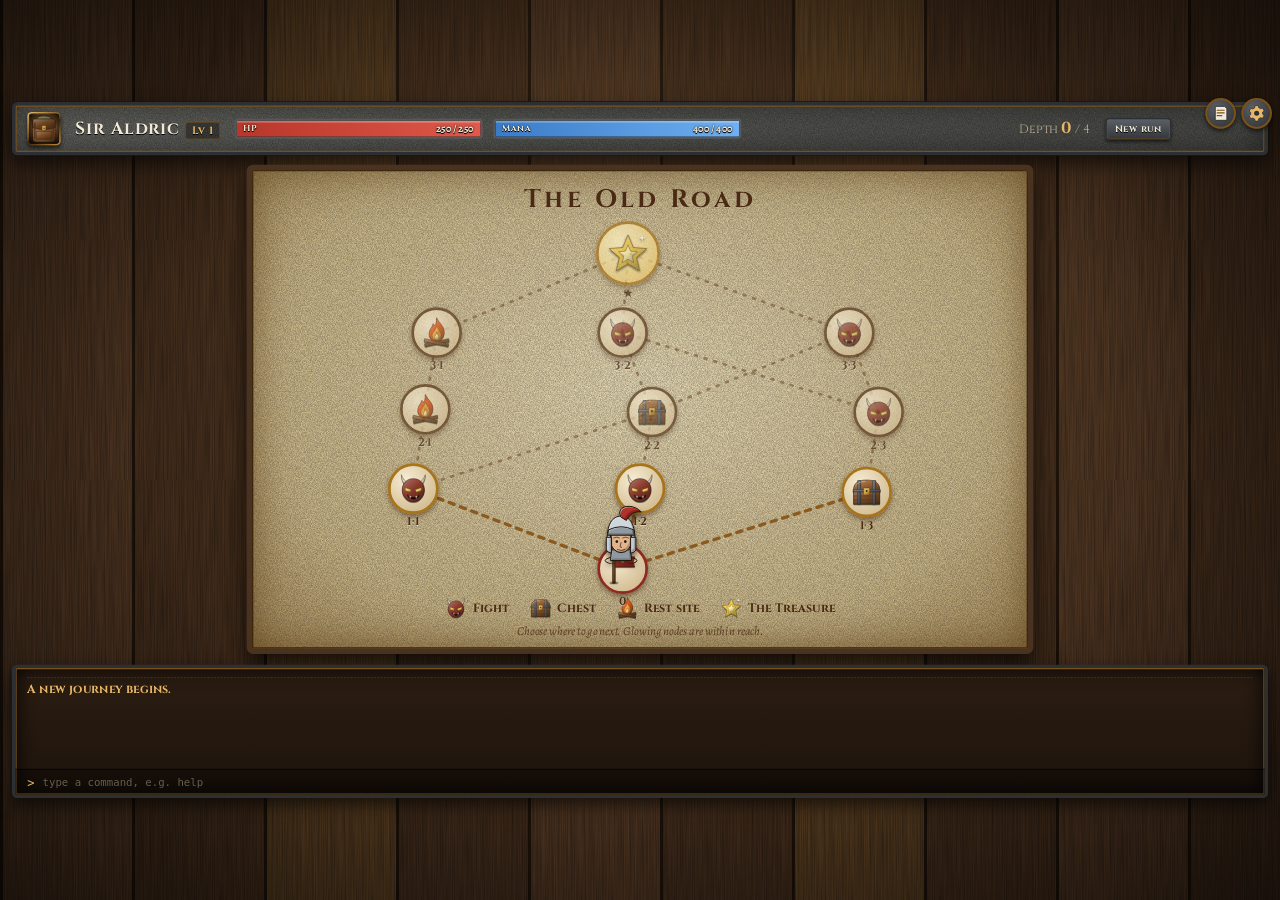
<file: index.html>
<!doctype html>
<html lang="en">
<head>
  <meta charset="utf-8">
  <meta name="viewport" content="width=device-width, initial-scale=1">
  <title>Menu Fight</title>
  <link rel="stylesheet" href="assets/fonts.css">
  <link rel="stylesheet" href="style.css">
</head>
<body>
  <div id="root">
    <main id="app">
      <div id="views">
        <header id="topbar" hidden></header>
        <section class="view" id="battle-view" hidden>
          <section class="panel" id="player-panel" aria-label="Player">
            <header class="nameplate"><div class="corner" id="p-corner"></div><h2 id="p-name"></h2><span class="lv" id="p-lv"></span></header>
            <div class="stage"><div class="backdrop" id="p-bd"></div><div class="sprite" id="p-sprite"></div><div class="floats" id="p-floats"></div></div>
            <div class="bars">
              <div class="row hp-row"><div class="block-badge" id="p-block"></div><div class="bar hp"><div class="fill" id="p-hp-fill"></div><span class="bar-label"><b>HP</b> <span id="p-hp-txt"></span></span></div></div>
              <div class="row"><div class="block-badge"></div><div class="bar mana"><div class="fill" id="p-mana-fill"></div><span class="bar-label"><b>Mana</b> <span id="p-mana-txt"></span></span></div></div>
              <div class="row"><div class="block-badge"></div><div class="bar stamina"><div class="fill" id="p-stam-fill"></div><span class="bar-label"><b>Stamina</b> <span id="p-stam-txt"></span></span></div></div>
            </div>
            <div class="statuses" id="p-status"></div>
            <div class="bottom actionbar">
              <div class="bar-toggle" id="bar-toggle"></div>
              <div class="bar-viewport" id="bar-viewport"><div class="bar-page current"></div></div>
              <button class="btn primary end-turn" id="end-turn" type="button"></button>
            </div>
          </section>

          <section class="panel" id="enemy-panel" aria-label="Opponent">
            <header class="nameplate"><div class="corner info-wrap" id="e-corner"><div class="info-pop" id="info-pop" hidden></div></div><h2 id="e-name"></h2><span class="lv" id="e-lv"></span></header>
            <div class="stage"><div class="backdrop" id="e-bd"></div><div class="sprite" id="e-sprite"></div><div class="stun-stars" aria-hidden="true"><span>✦</span><span>✧</span><span>✦</span></div><div class="floats" id="e-floats"></div></div>
            <div class="bars">
              <div class="row hp-row"><div class="block-badge" id="e-block"></div><div class="bar hp"><div class="fill" id="e-hp-fill"></div><span class="bar-label"><b>HP</b> <span id="e-hp-txt"></span></span></div></div>
            </div>
            <div class="statuses" id="e-status"></div>
            <div class="bottom intent-box" id="intent"></div>
          </section>
          <div id="banner" hidden><div class="banner-card"><h1 id="banner-title"></h1><p id="banner-sub"></p><div id="banner-reward"></div><button class="btn big" id="banner-btn" type="button"></button></div></div>
        </section>
        <section class="view" id="map-view" hidden></section>
        <section class="view" id="chest-view" hidden></section>
        <section class="view" id="rest-view" hidden></section>
        <section class="view" id="end-view" hidden></section>
      </div>

      <section id="logbox" aria-label="Combat log">
        <div id="log" aria-live="polite"></div>
        <form id="cli" autocomplete="off"><span class="prompt">&gt;</span><input id="cli-input" type="text" spellcheck="false" placeholder="type a command, e.g. help"></form>
      </section>
    </main>

    <div id="hud">
      <button class="hud-btn" id="log-btn" type="button" title="Combat log mode (L)"></button>
      <button class="hud-btn" id="settings-btn" type="button" title="Settings (O)"></button>
    </div>
    <div id="vignette" aria-hidden="true"></div>
    <div id="toast" aria-live="polite"></div>
    <div id="tooltip" role="tooltip" hidden></div>
    <div id="modal" hidden><div class="modal-card" id="modal-card"></div></div>
  </div>

  <script src="js/data.js"></script>
  <script src="js/engine.js"></script>
  <script src="js/icons.js"></script>
  <script src="js/art.js"></script>
  <script src="js/settings.js"></script>
  <script src="js/audio.js"></script>
  <script src="js/run.js"></script>
  <script src="js/ui.js"></script>
  <script src="js/fx.js"></script>
  <script src="js/views.js"></script>
  <script src="js/cli.js"></script>
  <script>apply(); resumeOrStart();</script>
</body>
</html>
</file>
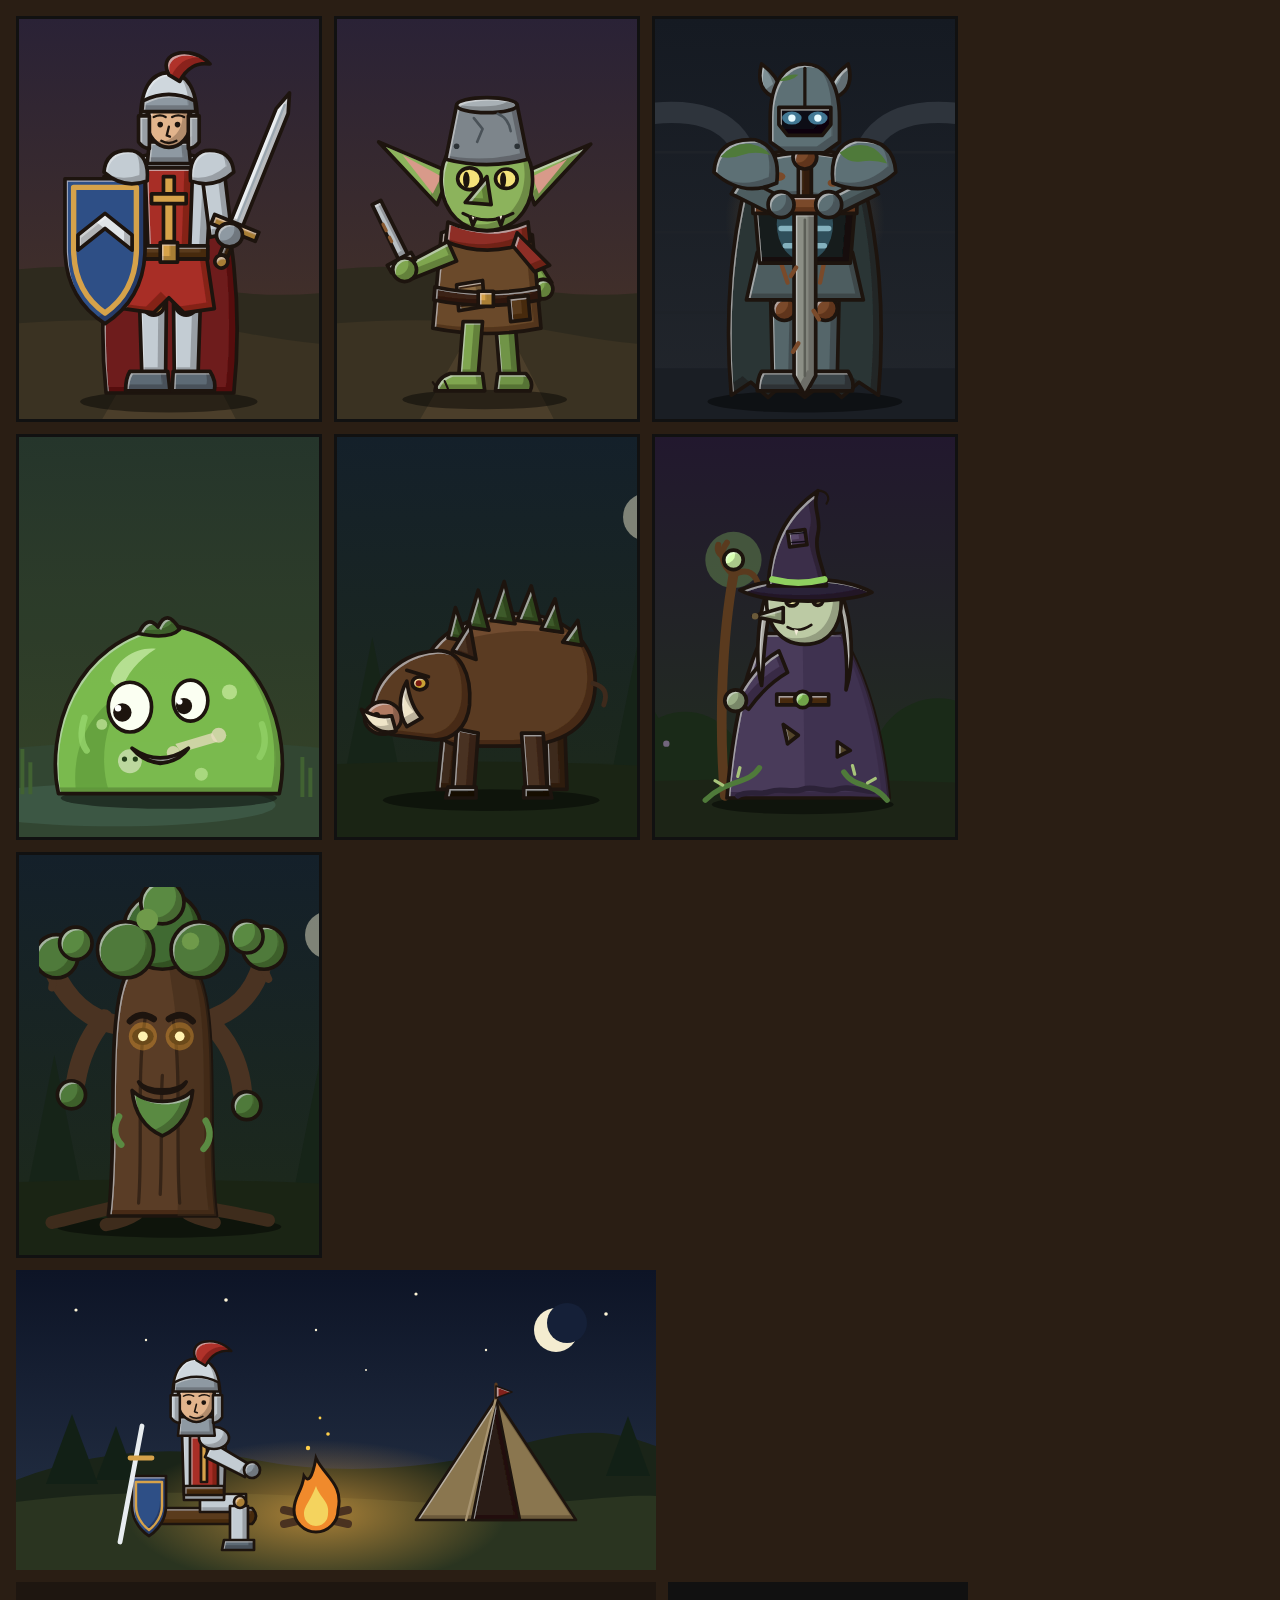
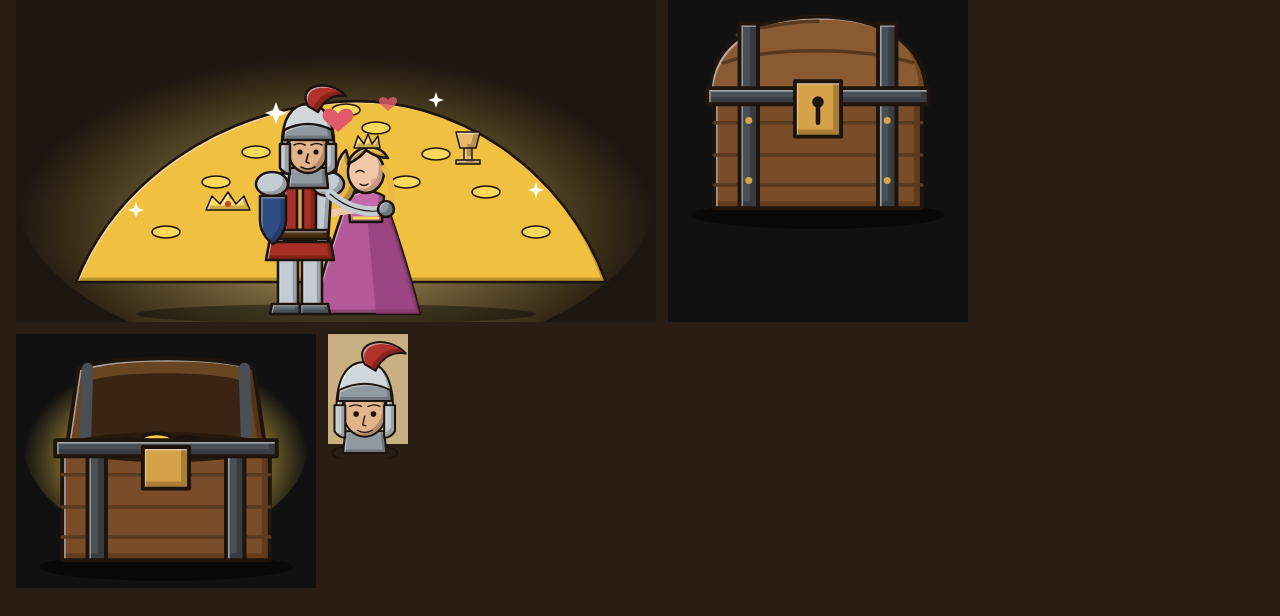
<file: samples/art-gallery.html>
<!doctype html>
<html lang="en"><head><meta charset="utf-8"><title>Art Gallery</title>
<style>body{margin:0;padding:16px;background:#2a1e14;color:#f2ead8;font:13px Georgia,serif}
.row{display:flex;gap:12px;flex-wrap:wrap;margin-bottom:12px}.st{position:relative;width:300px;height:400px;border:3px solid #111;overflow:hidden;background:#1a1815}
.st .bd{position:absolute;inset:0}.st .bd svg{width:100%;height:100%}.st .sp{position:absolute;inset:0;display:flex;justify-content:center;align-items:flex-end}.st .sp svg{height:92%}
.sc{width:640px;background:#111}.sc svg{width:100%;display:block}.tok{width:80px;height:110px;background:#c9b083}</style></head>
<body><div class="row" id="chars"></div><div class="row" id="scenes"></div>
<script src="../js/art.js"></script><script>
const bio = { knight: 'road', goblin: 'road', warden: 'crypt', slime: 'bog', boar: 'forest', witch: 'hedge', treant: 'forest' };
for (const n of Object.keys(CHARACTERS)) document.getElementById('chars').insertAdjacentHTML('beforeend', `<div class="st"><div class="bd">${BACKDROPS[bio[n]]}</div><div class="sp">${spriteSVG(n)}</div></div>`);
const sc = document.getElementById('scenes');
sc.insertAdjacentHTML('beforeend', `<div class="sc">${SCENES.rest()}</div><div class="sc">${SCENES.victory()}</div><div class="sc" style="width:300px">${SCENES.chestClosed()}</div><div class="sc" style="width:300px">${SCENES.chestOpen()}</div><div class="tok">${knightTokenSVG()}</div>`);
</script></body></html>
</file>
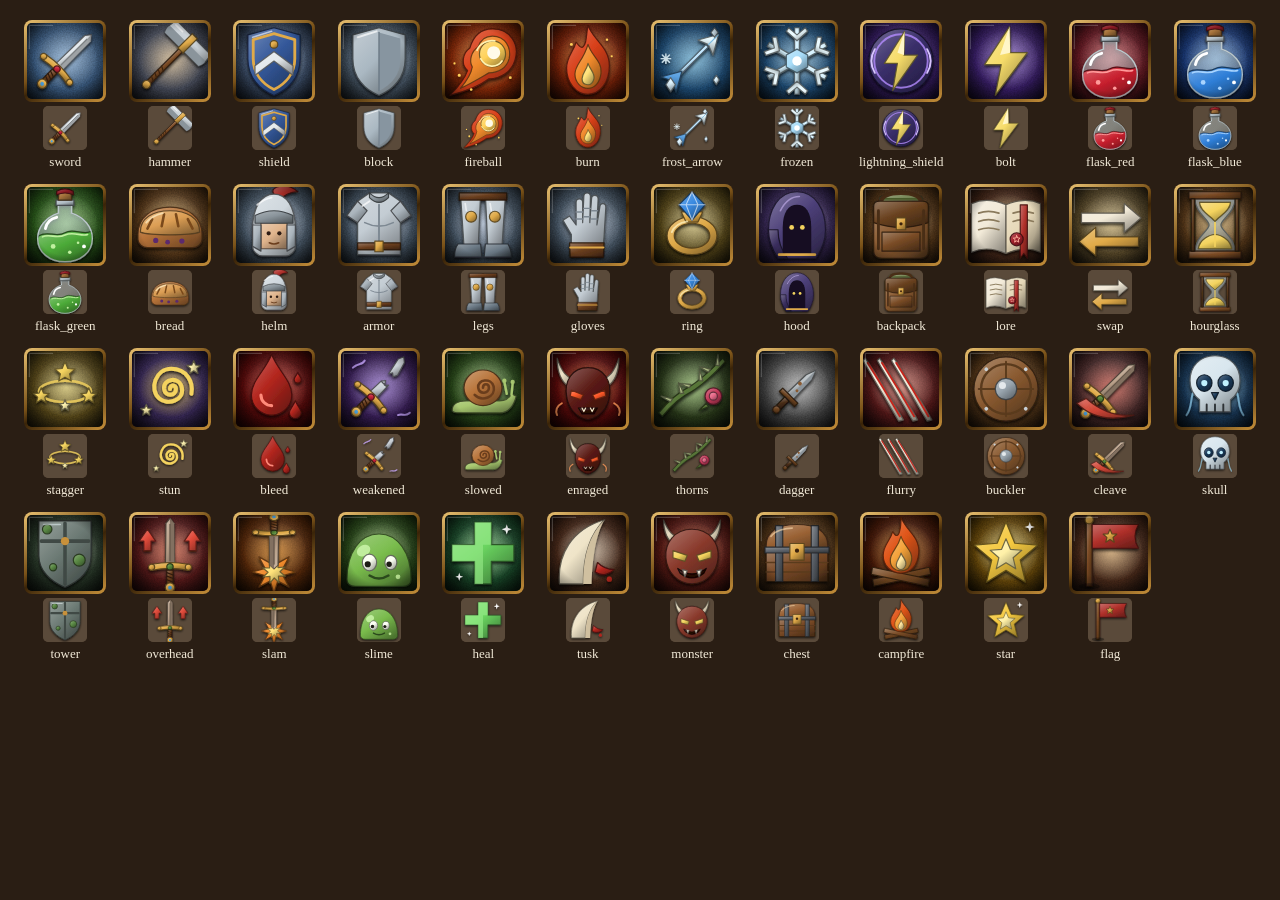
<file: samples/icon-gallery.html>
<!doctype html>
<html lang="en"><head><meta charset="utf-8"><title>Icon Gallery</title>
<style>body{margin:0;padding:20px;background:#2a1e14;color:#f2ead8;font:13px Georgia,serif}
#g{display:grid;grid-template-columns:repeat(12,1fr);gap:14px}.c{display:flex;flex-direction:column;align-items:center;gap:4px}
.fr{width:76px;height:76px;padding:3px;border-radius:8px;background:linear-gradient(145deg,#e8c070,#7a5218 45%,#3a2408 55%,#c8913a)}
.fr svg,.bare svg{width:100%;height:100%;display:block;border-radius:5px}.bare{width:44px;height:44px;background:#5a4a3a;border-radius:6px}</style></head>
<body><div id="g"></div><script src="../js/icons.js"></script><script>
for (const n of Object.keys(ICON_DEFS)) document.getElementById('g').insertAdjacentHTML('beforeend', `<div class="c"><div class="fr">${iconSVG(n)}</div><div class="bare">${iconSVG(n,'',{bare:true})}</div>${n}</div>`);
</script></body></html>
</file>
<file: assets/fonts.css>
/* Cinzel (headings) and Alegreya (body), Google Fonts, SIL Open Font License. Bundled for offline use. */
@font-face {
  font-family: 'Cinzel';
  font-style: normal;
  font-weight: 400;
  font-display: swap;
  src: url(fonts/Cinzel-400-normal.woff2) format('woff2');
  unicode-range: U+0000-00FF, U+0131, U+0152-0153, U+02BB-02BC, U+02C6, U+02DA, U+02DC, U+0304, U+0308, U+0329, U+2000-206F, U+20AC, U+2122, U+2191, U+2193, U+2212, U+2215, U+FEFF, U+FFFD;
}
@font-face {
  font-family: 'Cinzel';
  font-style: normal;
  font-weight: 700;
  font-display: swap;
  src: url(fonts/Cinzel-700-normal.woff2) format('woff2');
  unicode-range: U+0000-00FF, U+0131, U+0152-0153, U+02BB-02BC, U+02C6, U+02DA, U+02DC, U+0304, U+0308, U+0329, U+2000-206F, U+20AC, U+2122, U+2191, U+2193, U+2212, U+2215, U+FEFF, U+FFFD;
}
@font-face {
  font-family: 'Alegreya';
  font-style: italic;
  font-weight: 400;
  font-display: swap;
  src: url(fonts/Alegreya-400-italic.woff2) format('woff2');
  unicode-range: U+0000-00FF, U+0131, U+0152-0153, U+02BB-02BC, U+02C6, U+02DA, U+02DC, U+0304, U+0308, U+0329, U+2000-206F, U+20AC, U+2122, U+2191, U+2193, U+2212, U+2215, U+FEFF, U+FFFD;
}
@font-face {
  font-family: 'Alegreya';
  font-style: normal;
  font-weight: 400;
  font-display: swap;
  src: url(fonts/Alegreya-400-normal.woff2) format('woff2');
  unicode-range: U+0000-00FF, U+0131, U+0152-0153, U+02BB-02BC, U+02C6, U+02DA, U+02DC, U+0304, U+0308, U+0329, U+2000-206F, U+20AC, U+2122, U+2191, U+2193, U+2212, U+2215, U+FEFF, U+FFFD;
}
@font-face {
  font-family: 'Alegreya';
  font-style: normal;
  font-weight: 700;
  font-display: swap;
  src: url(fonts/Alegreya-700-normal.woff2) format('woff2');
  unicode-range: U+0000-00FF, U+0131, U+0152-0153, U+02BB-02BC, U+02C6, U+02DA, U+02DC, U+0304, U+0308, U+0329, U+2000-206F, U+20AC, U+2122, U+2191, U+2193, U+2212, U+2215, U+FEFF, U+FFFD;
}
</file>
<file: style.css>
/* Menu Fight: cozy medieval UI on a 1920x1080 design canvas (scaled to fit by settings.js).
   Themes swap the --page-* / --panel-* tokens; everything else reads those tokens. */
:root {
  --iron-a: #55595e; --iron-b: #2c2f33; --iron-edge: #16181a;
  --bronze: #c8913a; --bronze-hi: #e8b768; --bronze-lo: #7a5218;
  --parch: #f2ead8; --parch-dim: #bdb196; --ink: #1c140c;
  --hp: #b8362a; --hp-hi: #e0594a; --mana: #3a7bc8; --mana-hi: #6fb0f2; --stam: #b8962a; --stam-hi: #e6c75a;
  --font-head: Cinzel, "Trajan Pro", Georgia, serif;
  --font-body: Alegreya, "Palatino Linotype", Georgia, serif;
  --grain: url("data:image/svg+xml;utf8,<svg xmlns='http://www.w3.org/2000/svg' width='240' height='240'><filter id='n'><feTurbulence type='fractalNoise' baseFrequency='0.9 0.012' numOctaves='3' seed='4'/><feColorMatrix values='0 0 0 0 0  0 0 0 0 0  0 0 0 0 0  0 0 0 .55 -.12'/></filter><rect width='100%' height='100%' filter='url(%23n)'/></svg>");
  --speckle: url("data:image/svg+xml;utf8,<svg xmlns='http://www.w3.org/2000/svg' width='160' height='160'><filter id='n'><feTurbulence type='fractalNoise' baseFrequency='0.8' numOctaves='2' seed='9'/><feColorMatrix values='0 0 0 0 0  0 0 0 0 0  0 0 0 0 0  0 0 0 .5 -.1'/></filter><rect width='100%' height='100%' filter='url(%23n)'/></svg>");

  /* layout tokens (design px) */
  --gap: 16px; --log-h: 200px;
  --h-name: 64px; --h-bars: 134px; --h-status: 62px; --h-bottom: 108px;
  --tile: 76px;

  /* theme tokens: Dark Oak (default) */
  --page-bg:
    radial-gradient(ellipse at 50% 40%, rgba(255, 190, 110, .13), transparent 62%),
    radial-gradient(ellipse at 50% 50%, transparent 55%, rgba(0, 0, 0, .55) 100%),
    var(--grain),
    repeating-linear-gradient(90deg, #1d1209 0 3px, transparent 3px 132px),
    repeating-linear-gradient(90deg, #4a3220 0 132px, #3f2a1a 132px 264px, #52391f 264px 396px, #3f2a1a 396px 528px);
  --panel-bg: var(--speckle), linear-gradient(160deg, #6a6b66, #4d4e4a);
  --panel-frame: var(--iron-b); --panel-trim: var(--bronze-lo);
  --well-bg: rgba(0, 0, 0, .24);
  --stage-bg: linear-gradient(#262420, #1a1815);
  --log-bg: linear-gradient(#2b1d12, #1e140c);
  --map-frame: #4a3220;
  --card-bg: var(--panel-bg);
}
html[data-theme="birch"] {
  --page-bg: radial-gradient(ellipse at 50% 40%, rgba(255, 245, 210, .25), transparent 65%), radial-gradient(ellipse at 50% 50%, transparent 60%, rgba(60, 40, 10, .35) 100%), var(--tex-birch);
  --panel-bg: linear-gradient(160deg, rgba(255, 255, 255, .08), rgba(0, 0, 0, .18)), var(--tex-cobble);
  --panel-frame: #3a3a37; --panel-trim: #8a7a5a;
  --well-bg: rgba(20, 20, 18, .45);
  --log-bg: linear-gradient(rgba(30, 30, 28, .55), rgba(20, 20, 18, .7)), var(--tex-cobble-dark);
  --card-bg: linear-gradient(160deg, rgba(40, 40, 38, .82), rgba(22, 22, 20, .9)), var(--tex-cobble-dark);
  --map-frame: #8a7a5a;
}
html[data-theme="castle"] {
  --page-bg: radial-gradient(ellipse at 12% 30%, rgba(255, 170, 70, .28), transparent 22%), radial-gradient(ellipse at 88% 30%, rgba(255, 170, 70, .28), transparent 22%),
    linear-gradient(90deg, transparent 4%, #6a1a1e 4%, #8a2228 6.5%, #6a1a1e 9%, transparent 9%, transparent 91%, #6a1a1e 91%, #8a2228 93.5%, #6a1a1e 96%, transparent 96%),
    radial-gradient(ellipse at 50% 50%, transparent 50%, rgba(0, 0, 0, .6) 100%), var(--tex-ashlar);
  --panel-bg: var(--grain), linear-gradient(160deg, #4a3020, #2e1c12);
  --panel-frame: #1a0f08; --panel-trim: #b08a3a;
  --stage-bg: linear-gradient(#1c1a20, #121016);
  --log-bg: var(--grain), linear-gradient(#2a1a10, #180e08);
}
html[data-theme="night"] {
  --page-bg: radial-gradient(1.5px 1.5px at 10% 20%, #fff 50%, transparent 51%), radial-gradient(1px 1px at 30% 70%, #fff 50%, transparent 51%), radial-gradient(1.5px 1.5px at 70% 15%, #fff 50%, transparent 51%),
    radial-gradient(1px 1px at 85% 55%, #fff 50%, transparent 51%), radial-gradient(1px 1px at 55% 40%, #ffe 50%, transparent 51%), radial-gradient(1.5px 1.5px at 20% 90%, #fff 50%, transparent 51%),
    radial-gradient(ellipse at 50% 110%, rgba(255, 140, 50, .35), transparent 45%), linear-gradient(#0a1020, #16203a 60%, #1e1a24);
  --page-bg-size: 400px 300px;
  --panel-bg: var(--grain), linear-gradient(160deg, #4a3428, #2a1c16);
  --panel-frame: #120c08; --panel-trim: #c8913a;
  --stage-bg: linear-gradient(#141a28, #0e1018);
  --log-bg: linear-gradient(rgba(16, 20, 34, .92), rgba(10, 12, 22, .95));
  --map-frame: #2a1c16;
}

* { box-sizing: border-box; }
html, body { height: 100%; margin: 0; }
body { font-family: var(--font-body); font-size: 18px; color: var(--parch); overflow: hidden; background: var(--page-bg); background-size: var(--page-bg-size, auto); background-color: #1a120a; }
button, input { font-family: inherit; }

/* ---- the scaled canvas ---- */
#root { position: absolute; left: 0; top: 0; width: 1920px; height: 1080px; transform-origin: 0 0; }
#app { position: absolute; inset: 0; padding: 18px; gap: var(--gap); display: grid; grid-template-columns: minmax(0, 1fr); grid-template-rows: minmax(0, 1fr) var(--log-h); }
#app.log-blend, #app.log-hidden { grid-template-rows: minmax(0, 1fr); }
#views { position: relative; min-height: 0; display: flex; flex-direction: column; gap: 14px; }
.view { position: relative; flex: 1; min-height: 0; }
#views > [hidden] { display: none !important; }
#battle-view { display: grid; grid-template-columns: 1fr 1fr; gap: var(--gap); }

/* ---- panels: framed, riveted ---- */
.panel, #topbar, .scene-card, .banner-card, .modal-card, .info-pop, #tooltip {
  background: var(--panel-bg); border: 5px solid var(--panel-frame); border-radius: 8px;
  box-shadow: inset 0 0 0 2px var(--panel-trim), inset 0 0 50px rgba(0, 0, 0, .5), 0 12px 28px rgba(0, 0, 0, .6), 0 0 0 1px var(--iron-edge);
}
.panel { position: relative; min-height: 0; display: grid; gap: 10px; padding: 14px 20px 18px;
  grid-template-rows: var(--h-name) minmax(0, 1fr) var(--h-bars) var(--h-status) var(--h-bottom); }
.panel::before, .panel::after { content: ""; position: absolute; top: 7px; width: 11px; height: 11px; border-radius: 50%;
  background: radial-gradient(circle at 35% 30%, var(--bronze-hi), var(--bronze-lo)); box-shadow: 0 1px 2px #000; }
.panel::before { left: 7px; } .panel::after { right: 7px; }

h1, h2, h3, h4, .btn, .lv, .tip-name, .intent-name, .intent-label, .pop-title, .map-title, .slot-label, .bar-label b, .tb-name, .group-label, kbd { font-family: var(--font-head); }
.nameplate { position: relative; display: flex; align-items: center; justify-content: center; gap: 14px; padding: 0 64px; border-bottom: 2px solid rgba(0, 0, 0, .35); }
.nameplate h2 { margin: 0; font-size: 32px; font-weight: 700; letter-spacing: .05em; white-space: nowrap; overflow: hidden; text-overflow: ellipsis; text-shadow: 0 2px 0 #000, 0 0 14px rgba(200, 145, 58, .35); }
.lv { font-size: 16px; color: var(--bronze-hi); border: 1px solid var(--bronze-lo); border-radius: 4px; padding: 1px 8px; background: rgba(0, 0, 0, .35); white-space: nowrap; }
.corner { position: absolute; left: 0; top: 50%; transform: translateY(-50%); z-index: 25; }
.tile.corner-btn { width: 52px; height: 52px; }

/* ---- stage ---- */
.stage { position: relative; min-height: 120px; display: flex; justify-content: center; align-items: flex-end; overflow: hidden;
  background: var(--stage-bg); border: 4px solid var(--panel-frame); border-radius: 5px; box-shadow: inset 0 0 40px #000; }
.backdrop { position: absolute; inset: 0; opacity: .9; }
.backdrop svg { width: 100%; height: 100%; display: block; }
.stage::after { content: ""; position: absolute; inset: 0; pointer-events: none; background: radial-gradient(ellipse at 50% 95%, rgba(255, 200, 120, .16), transparent 60%), radial-gradient(ellipse at 50% 50%, transparent 55%, rgba(0, 0, 0, .55)); }
.sprite { position: relative; z-index: 1; height: 96%; display: flex; align-items: flex-end; justify-content: center; will-change: transform; transition: filter .3s; }
.sprite-svg { height: 100%; width: auto; max-width: 100%; transform-origin: 50% 95%; filter: drop-shadow(0 6px 8px rgba(0, 0, 0, .6)); animation: breathe 3.2s ease-in-out infinite; }
#e-sprite .sprite-svg { animation-delay: -1.3s; animation-duration: 2.7s; }
@keyframes breathe { 50% { transform: scale(1.012, 1.022); } }
.sprite.hit .sprite-svg { animation: hit .35s ease-out, breathe 3.2s ease-in-out .35s infinite; }
@keyframes hit { 0% { filter: brightness(2.2) saturate(0) drop-shadow(0 0 10px #fff); transform: translateX(-6px); } 40% { transform: translateX(6px); } 100% { filter: drop-shadow(0 6px 8px rgba(0, 0, 0, .6)); transform: none; } }
#e-sprite, #p-sprite { transform-origin: 50% 90%; }
.floats { position: absolute; inset: 0; pointer-events: none; z-index: 3; }
.float { position: absolute; top: 32%; font-family: var(--font-head); font-weight: 700; font-size: 30px; text-shadow: 0 2px 0 #000, 0 0 8px #000; animation: rise 1.2s ease-out forwards; white-space: nowrap; transform: translateX(-50%); }
.float.dmg { color: #ff6a55; font-size: 40px; } .float.heal { color: #8be07a; } .float.blocked { color: #c4d4e0; font-size: 22px; margin-top: 34px; }
.float.mana { color: #8fc7ff; } .float.stamina { color: #f0d670; }
@keyframes rise { from { opacity: 1; margin-top: 0; } to { opacity: 0; margin-top: -80px; } }

/* ---- bars ---- */
.bars { display: flex; flex-direction: column; gap: 8px; justify-content: flex-start; }
.row { display: flex; align-items: center; gap: 10px; }
.block-badge { width: 52px; height: 52px; position: relative; flex: none; visibility: hidden; }
.block-badge.on { visibility: visible; }
.bars .row:not(.hp-row) .block-badge { visibility: hidden; height: 0; }
.block-badge svg { width: 100%; height: 100%; }
.block-badge span { position: absolute; inset: 0; display: grid; place-items: center; font-family: var(--font-head); font-weight: 700; font-size: 21px; color: #fff; text-shadow: 0 1px 0 #000, 0 0 5px #000; padding-bottom: 4px; }
.bar { position: relative; flex: 1; height: 32px; border-radius: 5px; overflow: hidden;
  background: linear-gradient(#0c0d0e, #1d2023); border: 3px solid var(--iron-a); box-shadow: inset 0 3px 6px #000, 0 1px 0 rgba(255, 255, 255, .15), 0 0 0 1px var(--iron-edge); }
.hp-row .bar { height: 38px; }
.bar .fill { height: 100%; transition: width .45s ease; box-shadow: inset 0 4px 0 rgba(255, 255, 255, .26), inset 0 -5px 7px rgba(0, 0, 0, .35); }
.bar.hp .fill { background: linear-gradient(90deg, var(--hp), var(--hp-hi)); }
.bar.mana .fill { background: linear-gradient(90deg, var(--mana), var(--mana-hi)); }
.bar.stamina .fill { background: linear-gradient(90deg, var(--stam), var(--stam-hi)); }
.bar-label { position: absolute; inset: 0; display: flex; justify-content: space-between; align-items: center; padding: 0 12px; font-size: 18px; font-weight: 700; text-shadow: 0 1px 0 #000, 0 0 4px #000; }
.bar-label b { font-size: 14px; letter-spacing: .12em; }

/* ---- statuses ---- */
.statuses { display: flex; flex-wrap: nowrap; overflow: hidden; gap: 12px; align-items: center; padding: 4px 10px; background: var(--well-bg); border-radius: 5px; box-shadow: inset 0 1px 5px #000; }
.statuses .none { color: var(--parch-dim); font-size: 16px; font-style: italic; }

/* ---- icon tiles: gold-trimmed frames around full-bleed painted icons ---- */
.tile { position: relative; flex: none; width: var(--tile); height: var(--tile); padding: 3px; display: grid; place-items: center; cursor: default; color: inherit;
  border-radius: 9px; border: 0; background: linear-gradient(145deg, #e8c070, #7a5218 45%, #3a2408 55%, #c8913a); box-shadow: 0 4px 7px rgba(0, 0, 0, .65); }
.tile .ico { width: 100%; height: 100%; border-radius: 6px; display: block; }
.tile.sm { width: 50px; height: 50px; padding: 2px; border-radius: 7px; }
.tile.lg { width: 92px; height: 92px; padding: 4px; }
.tile.big { width: 64px; height: 64px; }
button.tile { cursor: pointer; transition: transform .08s, box-shadow .12s, filter .12s; }
button.tile:hover:not(.disabled) { transform: translateY(-3px); box-shadow: 0 0 0 2px var(--bronze-hi), 0 0 18px rgba(255, 200, 100, .6), 0 6px 8px rgba(0, 0, 0, .6); }
button.tile:active:not(.disabled) { transform: translateY(1px); }
button.tile:focus-visible, .btn:focus-visible, .hud-btn:focus-visible { outline: 3px solid var(--bronze-hi); outline-offset: 2px; }
.tile.disabled { filter: grayscale(.85) brightness(.55); cursor: not-allowed; }
.tile.pressed { box-shadow: 0 0 0 3px #b48cff, 0 0 20px rgba(180, 140, 255, .8); }
.tile.empty { background: linear-gradient(145deg, #6a6a66, #2e2e2c); } .tile.empty .ico { opacity: .25; filter: grayscale(1); }
.tile .badge { position: absolute; bottom: -9px; left: 50%; transform: translateX(-50%); font-family: var(--font-head); font-size: 13px; line-height: 1; padding: 3px 7px; border-radius: 9px; white-space: nowrap; background: #15171a; border: 1px solid var(--bronze-lo); font-weight: 700; }
.tile .badge.mana { color: var(--mana-hi); } .tile .badge.stamina { color: var(--stam-hi); }
.tile .badge.turns { bottom: auto; top: -8px; left: auto; right: -8px; transform: none; color: var(--parch); border-radius: 50%; min-width: 24px; text-align: center; padding: 4px 5px; background: var(--bronze-lo); }
.tile .count { position: absolute; top: -8px; left: -8px; min-width: 24px; text-align: center; font-family: var(--font-head); font-size: 14px; font-weight: 700; padding: 3px 5px; border-radius: 12px; background: #15171a; border: 1px solid var(--bronze); color: var(--parch); }
.tile .key { position: absolute; top: 4px; right: 6px; font-family: var(--font-head); font-size: 13px; font-weight: 700; color: rgba(255, 255, 255, .8); text-shadow: 0 1px 0 #000, 0 0 3px #000; }
.tile .mark { position: absolute; bottom: -8px; right: -8px; font-size: 16px; color: var(--bronze-hi); text-shadow: 0 1px 0 #000; }
.tile.pinned { box-shadow: 0 0 0 3px var(--bronze-hi), 0 0 14px rgba(232, 183, 104, .5); }

/* ---- action bar: [toggle] [swappable page] [end turn] ---- */
.bottom { min-height: 0; }
.actionbar { display: flex; align-items: center; gap: 16px; padding: 0 16px; background: var(--well-bg); border-radius: 6px; box-shadow: inset 0 1px 7px #000; }
.bar-toggle { flex: none; padding-right: 16px; border-right: 2px solid rgba(0, 0, 0, .4); box-shadow: 1px 0 0 rgba(255, 255, 255, .06); }
.toggle-tile .mark { width: 30px; height: 30px; padding: 3px; border-radius: 50%; background: #15171a; border: 1px solid var(--bronze); bottom: -9px; right: -9px; }
.toggle-tile .mark svg { width: 100%; height: 100%; display: block; }
.bar-viewport { position: relative; flex: 1; align-self: stretch; overflow: hidden; container-type: inline-size; }
.bar-page { position: absolute; inset: 0; display: flex; align-items: center; gap: 14px; padding: 0 4px; }
.bar-page .tile { --s: min(var(--tile), calc((100cqw - 78px) / 6)); width: var(--s); height: var(--s); }
.bar-empty { color: var(--parch-dim); font-style: italic; font-size: 16px; }
.end-turn { flex: none; height: var(--tile); white-space: nowrap; flex-direction: column; justify-content: center; gap: 2px; padding: 6px 22px; font-size: 18px; }
.end-turn .mini { width: 26px; height: 26px; }
.end-turn kbd { font-size: 11px; }
#app.enemy-turn .actionbar { opacity: .55; pointer-events: none; }

.btn { display: inline-flex; align-items: center; gap: 10px; padding: 10px 18px; font-size: 18px; font-weight: 700; color: var(--parch); cursor: pointer; letter-spacing: .05em;
  background: linear-gradient(#5b6066, #34383c); border: 3px solid var(--iron-b); border-radius: 6px; box-shadow: inset 0 0 0 1px var(--bronze-lo), inset 0 1px 0 rgba(255, 255, 255, .2), 0 3px 5px rgba(0, 0, 0, .55); text-shadow: 0 1px 0 #000; }
.btn:hover:not(:disabled) { border-color: var(--bronze); filter: brightness(1.15); }
.btn:active:not(:disabled) { transform: translateY(1px); }
.btn:disabled { opacity: .45; cursor: not-allowed; }
.btn.primary { background: linear-gradient(#a8762a, #6a4510); }
.btn.big { font-size: 24px; padding: 14px 34px; }
.btn.small { font-size: 14px; padding: 5px 12px; border-width: 2px; }
.btn .mini { width: 26px; height: 26px; }
.btn.confirm { background: linear-gradient(#8e2a22, #5a1410); }
kbd { font-size: 12px; padding: 0 6px; border: 1px solid rgba(255, 255, 255, .35); border-radius: 3px; opacity: .85; }

/* ---- enemy intent + info ---- */
.intent-box { display: flex; align-items: center; padding: 0 16px; background: var(--well-bg); border: 2px solid var(--bronze-lo); border-radius: 6px; box-shadow: inset 0 1px 9px #000; }
.intent-label { font-size: 13px; letter-spacing: .18em; text-transform: uppercase; color: var(--bronze-hi); }
.intent-line { display: flex; gap: 18px; align-items: center; }
.intent-text { line-height: 1.25; }
.intent-name { font-size: 24px; font-weight: 700; } .intent-name small { font-weight: 400; font-size: 15px; color: var(--parch-dim); }
.intent-detail { font-size: 19px; } .intent-note { font-size: 15px; color: #8fd0ff; } .intent-none { font-family: var(--font-head); font-size: 24px; width: 100%; text-align: center; }
.stunned-note { color: var(--bronze-hi); }
.info-pop { position: absolute; left: 0; top: calc(100% + 10px); width: 480px; max-height: 760px; overflow: auto; padding: 14px 16px; z-index: 30; text-align: left; }
.info-pop[hidden] { display: none; }
.info-wrap.open .corner-btn { box-shadow: 0 0 0 3px var(--bronze-hi); }
.pop-head { display: flex; flex-direction: column; } .pop-head b { font-family: var(--font-head); font-size: 22px; color: var(--bronze-hi); } .pop-head span { font-size: 14px; color: var(--parch-dim); text-transform: uppercase; letter-spacing: .1em; }
.info-pop .blurb { margin: 8px 0 4px; font-style: italic; color: var(--parch-dim); font-size: 17px; }
.pop-title { font-size: 14px; letter-spacing: .16em; text-transform: uppercase; color: var(--bronze-hi); margin: 10px 0 8px; }
.move-row { display: flex; gap: 12px; align-items: center; margin-bottom: 10px; }
.move-text { display: flex; flex-direction: column; font-size: 16px; line-height: 1.3; } .move-text b { font-size: 18px; } .move-text span { color: var(--parch-dim); }

/* ---- tooltip (absolute inside the canvas) ---- */
#tooltip { position: absolute; z-index: 100; width: 360px; pointer-events: none; padding: 12px 16px; border-width: 4px; box-shadow: inset 0 0 0 2px var(--bronze), 0 10px 26px rgba(0, 0, 0, .8); background: var(--speckle), linear-gradient(160deg, #3e3f3c, #232422); }
#tooltip[hidden] { display: none; }
.tip-head { display: flex; gap: 12px; align-items: center; }
.tip-name { font-size: 21px; font-weight: 700; color: var(--bronze-hi); }
.tip-tag { font-size: 14px; text-transform: uppercase; letter-spacing: .1em; color: var(--parch-dim); }
.tip-stats { list-style: none; margin: 10px 0 0; padding: 8px 0 0; border-top: 1px solid rgba(255, 255, 255, .15); font-size: 17px; }
.tip-stats li { padding: 1px 0; } .tip-stats li::before { content: "◆ "; color: var(--bronze); font-size: 10px; vertical-align: 2px; }
.tip-desc { margin: 10px 0 0; font-style: italic; font-size: 16px; color: var(--parch-dim); }
.tip-warn { margin: 10px 0 0; font-size: 16px; color: #ff8a78; }
.tip-hint { margin: 10px 0 0; font-size: 16px; color: #9fd89a; }

/* ---- combat log + CLI: docked / blend-in / hidden ---- */
#logbox { position: relative; display: flex; flex-direction: column; min-height: 0; border: 5px solid var(--panel-frame); border-radius: 8px; background: var(--log-bg);
  box-shadow: inset 0 0 0 2px var(--panel-trim), inset 0 0 30px #000, 0 10px 24px rgba(0, 0, 0, .6); transition: opacity .3s, background .3s; }
#log { flex: 1; overflow-y: auto; padding: 10px 18px; font-size: 18px; line-height: 1.45; }
#log .line { padding: 0 0 1px; transition: opacity 1.2s; }
#log .line.turn { font-family: var(--font-head); color: var(--bronze-hi); font-weight: 700; border-top: 1px dashed rgba(200, 145, 58, .3); margin-top: 4px; padding-top: 4px; }
.line.player { color: #bfe3ff; } .line.enemy { color: #ffb99a; } .line.hurt { color: #ff8a78; } .line.status { color: #e5d38a; } .line.win { color: #9be38c; font-weight: 700; } .line.lose { color: #ff7a6a; font-weight: 700; }
.line.sys { color: var(--parch-dim); } .line.cmd { color: #9fd89a; font-family: ui-monospace, Menlo, Consolas, monospace; font-size: 16px; } .line.err { color: #ff7a6a; } .line.mono { font-family: ui-monospace, Menlo, Consolas, monospace; white-space: pre; font-size: 14px; }
#cli { display: flex; align-items: center; gap: 10px; padding: 8px 18px; border-top: 2px solid rgba(0, 0, 0, .5); background: rgba(0, 0, 0, .35); font-family: ui-monospace, Menlo, Consolas, monospace; }
#cli .prompt { color: var(--bronze-hi); }
#cli input { flex: 1; background: transparent; border: 0; outline: 0; color: #9fd89a; font: inherit; font-size: 16px; }
#cli input::placeholder { color: rgba(185, 173, 146, .5); }
/* blend-in: a frameless, translucent overlay; old lines fade away until you hover it */
#app.log-blend #logbox { position: absolute; left: 34px; bottom: 34px; width: 760px; height: 280px; z-index: 20; border-color: transparent; background: transparent; box-shadow: none; pointer-events: none; }
#app.log-blend.view-battle #logbox { bottom: 368px; left: 40px; width: 860px; height: 250px; }
#app.log-blend #log { pointer-events: auto; overflow: hidden; display: flex; flex-direction: column; justify-content: flex-end; text-shadow: 0 1px 0 #000, 0 0 6px #000, 0 0 2px #000; }
#app.log-blend #log .line.old { opacity: 0; }
#app.log-blend #cli { opacity: 0; pointer-events: auto; background: rgba(0, 0, 0, .55); border-radius: 6px; border: 0; transition: opacity .2s; }
#app.log-blend #logbox:hover, #app.log-blend #logbox:focus-within { background: rgba(15, 10, 6, .72); border-color: var(--panel-frame); box-shadow: 0 10px 24px rgba(0, 0, 0, .6); }
#app.log-blend #logbox:hover #log, #app.log-blend #logbox:focus-within #log { overflow-y: auto; display: block; }
#app.log-blend #logbox:hover .line.old, #app.log-blend #logbox:focus-within .line.old { opacity: 1; }
#app.log-blend #logbox:hover #cli, #app.log-blend #logbox:focus-within #cli { opacity: 1; }
#app.log-hidden #logbox { position: absolute; left: 34px; bottom: 34px; width: 760px; height: 280px; z-index: 20; opacity: 0; pointer-events: none; }
#app.log-hidden #logbox:focus-within { opacity: 1; pointer-events: auto; }

/* ---- HUD buttons (settings, log mode), toast, low-HP vignette ---- */
#hud { position: absolute; top: 12px; right: 12px; z-index: 45; display: flex; gap: 8px; }
.hud-btn { width: 46px; height: 46px; padding: 6px; border-radius: 50%; cursor: pointer; color: var(--parch); display: grid; place-items: center;
  background: radial-gradient(circle at 35% 30%, #5b6066, #2c2f33); border: 3px solid var(--bronze-lo); box-shadow: 0 3px 8px rgba(0, 0, 0, .7); transition: transform .1s, border-color .15s; }
.hud-btn:hover { border-color: var(--bronze-hi); transform: rotate(20deg); }
.hud-btn svg { width: 100%; height: 100%; }
#app.view-battle ~ #hud { top: 22px; right: 22px; }
#toast { position: absolute; left: 50%; top: 22px; z-index: 90; transform: translate(-50%, -20px); padding: 10px 22px; border-radius: 8px; font-family: var(--font-head); font-size: 20px; opacity: 0; pointer-events: none;
  background: rgba(20, 14, 8, .92); border: 2px solid var(--bronze); box-shadow: 0 6px 18px rgba(0, 0, 0, .6); transition: opacity .25s, transform .25s; }
#toast.on { opacity: 1; transform: translate(-50%, 0); }
#vignette { position: absolute; inset: 0; z-index: 35; pointer-events: none; opacity: 0; transition: opacity .6s;
  background: radial-gradient(ellipse at 50% 50%, transparent 50%, rgba(160, 10, 10, .55) 100%); }
#vignette.on { opacity: 1; animation: pulse 1.6s ease-in-out infinite; }
@keyframes pulse { 50% { opacity: .55; } }

/* ---- modal (inventory, settings) + banner ---- */
#modal { position: absolute; inset: 0; z-index: 50; display: grid; place-items: center; background: rgba(8, 5, 2, .7); }
#modal[hidden], #banner[hidden] { display: none; }
.modal-card { width: 960px; max-height: 1000px; overflow: auto; padding: 22px 30px 26px; text-align: center; }
.modal-card > .btn { margin-top: 8px; }
.modal-card h3 { margin: 0 0 16px; font-size: 32px; letter-spacing: .08em; text-shadow: 0 2px 0 #000; }
.inv-cols { display: grid; grid-template-columns: 1fr 1fr; gap: 24px; text-align: left; }
.inv-col h4 { margin: 0 0 10px; font-size: 16px; letter-spacing: .14em; text-transform: uppercase; color: var(--bronze-hi); } .inv-col h4 small { font-family: var(--font-body); color: var(--parch-dim); letter-spacing: .03em; text-transform: none; font-size: 15px; margin-left: 6px; }
.pack-grid { display: flex; flex-wrap: wrap; gap: 18px; padding: 16px; margin-bottom: 18px; min-height: 108px; background: var(--well-bg); border-radius: 8px; box-shadow: inset 0 1px 9px #000; }
.pack-empty { color: var(--parch-dim); font-style: italic; font-size: 16px; align-self: center; }
.pack-help { margin: 0; font-size: 16px; color: var(--parch-dim); font-style: italic; }
.doll { display: grid; grid-template-columns: repeat(3, 1fr); gap: 14px 10px; justify-items: center; padding: 16px; background: var(--well-bg); border-radius: 8px; box-shadow: inset 0 1px 9px #000; }
.doll-cell { min-height: 108px; display: flex; flex-direction: column; align-items: center; gap: 6px; }
.slot-label { font-size: 13px; color: var(--parch-dim); text-transform: uppercase; letter-spacing: .08em; }
.totals { margin: 18px 0; text-align: left; } .totals h4 { margin: 0 0 8px; font-size: 16px; letter-spacing: .14em; text-transform: uppercase; color: var(--bronze-hi); }
.totals ul { list-style: none; margin: 0; padding: 0; } .totals li { display: flex; justify-content: space-between; padding: 4px 6px; border-bottom: 1px dotted rgba(255, 255, 255, .15); }
#banner { position: absolute; inset: 0; z-index: 40; display: grid; place-items: center; background: rgba(8, 5, 2, .55); }
.banner-card { padding: 30px 54px; text-align: center; box-shadow: inset 0 0 0 2px var(--bronze), 0 20px 50px #000; }
.banner-card h1 { margin: 0 0 8px; font-size: 60px; letter-spacing: .1em; color: var(--bronze-hi); text-shadow: 0 3px 0 #000; } .banner-card p { margin: 0 0 22px; font-style: italic; font-size: 20px; color: var(--parch-dim); }
#banner-reward { display: flex; align-items: center; justify-content: center; gap: 14px; margin: -8px 0 22px; font-size: 20px; }
#banner-reward:empty { display: none; }

/* settings */
.set-section { text-align: left; margin-bottom: 22px; }
.set-section h4 { margin: 0 0 10px; font-size: 16px; letter-spacing: .14em; text-transform: uppercase; color: var(--bronze-hi); }
.theme-grid { display: grid; grid-template-columns: repeat(4, 1fr); gap: 14px; }
.theme-card { display: flex; flex-direction: column; gap: 8px; padding: 0 0 10px; cursor: pointer; color: var(--parch); text-align: left; border-radius: 8px; overflow: hidden; border: 3px solid var(--iron-b); background: #1e1a16; box-shadow: 0 4px 8px rgba(0, 0, 0, .5); }
.theme-card.on { border-color: var(--bronze-hi); box-shadow: 0 0 0 2px var(--bronze-hi), 0 0 16px rgba(232, 183, 104, .5); }
.theme-swatch { height: 84px; display: grid; place-items: center; }
.theme-swatch i { width: 62%; height: 46px; border-radius: 5px; border: 3px solid #222; }
.theme-card b { font-family: var(--font-head); font-size: 16px; padding: 0 10px; } .theme-card span { font-size: 14px; color: var(--parch-dim); padding: 0 10px; line-height: 1.25; }
.seg { display: flex; gap: 10px; flex-wrap: wrap; } .seg .btn.on { border-color: var(--bronze-hi); background: linear-gradient(#a8762a, #6a4510); }
.set-row { display: flex; align-items: center; gap: 16px; font-size: 18px; } .set-row input[type=range] { width: 320px; accent-color: var(--bronze); }
.set-note { margin: 6px 0 0; font-size: 15px; color: var(--parch-dim); font-style: italic; }

/* ---- effects ---- */
.stage.guarded .sprite { filter: drop-shadow(0 0 12px rgba(150, 200, 255, .6)); }
.stage.charged .sprite { animation: charged 1.1s infinite; }
@keyframes charged { 0%, 100% { filter: drop-shadow(0 0 7px rgba(155, 107, 209, .5)); } 45% { filter: drop-shadow(0 0 20px rgba(190, 150, 255, .95)); } 50% { filter: drop-shadow(0 0 5px rgba(255, 255, 255, .9)); } }
.stage.frozen .sprite-svg { filter: saturate(.5) brightness(1.15) hue-rotate(-20deg) drop-shadow(0 0 10px #9fe0ff); }
.stage.burning .sprite { filter: drop-shadow(0 -4px 12px rgba(255, 120, 40, .6)); }
.stage.winding .sprite { transform: translateY(-14px) scale(1.04); filter: drop-shadow(0 0 18px rgba(255, 70, 50, .8)); transition: transform .4s, filter .4s; }
.stage.dead .sprite { opacity: .35; filter: grayscale(1); transform: translateY(18px) rotate(-4deg); transition: opacity .8s, filter .8s, transform .8s; }
.stage.dead .sprite-svg { animation: none; }
.stun-stars { position: absolute; z-index: 2; left: 50%; top: 6%; width: 120px; height: 40px; margin-left: -60px; display: none; pointer-events: none; animation: orbit 1.4s linear infinite; }
.stage.stunned .stun-stars { display: block; }
.stun-stars span { position: absolute; top: 4px; color: #f4d35e; font-size: 28px; text-shadow: 0 0 8px #f4d35e; }
.stun-stars span:nth-child(1) { left: 0; } .stun-stars span:nth-child(2) { left: 48px; top: 14px; } .stun-stars span:nth-child(3) { left: 96px; }
@keyframes orbit { to { transform: rotateY(360deg); } }
.spark { position: absolute; height: 5px; border-radius: 3px; transform-origin: 0 50%; pointer-events: none; }
.shield-fx, .icon-pop, .shield-ring, .bolt-fx { position: absolute; top: 48%; pointer-events: none; }
.shield-fx { width: 46%; max-width: 230px; aspect-ratio: 1; filter: drop-shadow(0 0 14px rgba(160, 210, 255, .9)); opacity: 0; }
.shield-fx svg { width: 100%; height: 100%; opacity: .85; }
.shield-fx.half-left { clip-path: inset(0 50% 0 0); } .shield-fx.half-right { clip-path: inset(0 0 0 50%); }
.shield-ring { width: 40%; max-width: 210px; aspect-ratio: 1; border-radius: 50%; border: 5px solid rgba(220, 240, 255, .9); box-shadow: 0 0 18px rgba(160, 210, 255, .9); }
.icon-pop { width: 88px; height: 88px; filter: drop-shadow(0 0 12px rgba(255, 255, 255, .5)); } .icon-pop.small { width: 54px; height: 54px; }
.icon-pop svg { width: 100%; height: 100%; }
.bolt-fx { left: 50%; top: 0; height: 75%; transform: translateX(-50%); filter: drop-shadow(0 0 16px #b48cff) drop-shadow(0 0 5px #fff); opacity: 0; }
.bolt-fx svg { height: 100%; width: auto; }
.projectile { position: absolute; left: 0; top: 0; width: 84px; height: 84px; z-index: 60; pointer-events: none; filter: drop-shadow(0 0 12px var(--glow)) drop-shadow(0 0 26px var(--glow)); }
.projectile svg { width: 100%; height: 100%; }
html.reduce-motion .sprite-svg, html.reduce-motion .stage.charged .sprite, html.reduce-motion .stun-stars, html.reduce-motion #vignette.on, html.reduce-motion .map-node.reachable, html.reduce-motion .map-paths line.open { animation: none !important; }

/* ---- top bar (map / chest / rest) ---- */
#topbar { flex: none; display: flex; align-items: center; gap: 22px; padding: 10px 140px 10px 18px; }
.tb-name { font-size: 26px; font-weight: 700; letter-spacing: .05em; text-shadow: 0 2px 0 #000; white-space: nowrap; }
.tb-bars { flex: 1; display: flex; gap: 16px; max-width: 760px; }
.mini-bar { position: relative; flex: 1; height: 30px; border-radius: 5px; overflow: hidden; background: linear-gradient(#0c0d0e, #1d2023); border: 3px solid var(--iron-a); box-shadow: inset 0 2px 5px #000; }
.mini-bar .fill { height: 100%; transition: width .45s; box-shadow: inset 0 3px 0 rgba(255, 255, 255, .25); }
.mini-bar.hp .fill { background: linear-gradient(90deg, var(--hp), var(--hp-hi)); } .mini-bar.mana .fill { background: linear-gradient(90deg, var(--mana), var(--mana-hi)); }
.mini-bar span { position: absolute; inset: 0; display: flex; align-items: center; justify-content: space-between; padding: 0 10px; font-size: 16px; font-weight: 700; text-shadow: 0 1px 0 #000, 0 0 3px #000; }
.mini-bar b { font-family: var(--font-head); font-size: 13px; letter-spacing: .12em; }
.tb-depth { margin-left: auto; color: var(--parch-dim); white-space: nowrap; font-family: var(--font-head); } .tb-depth b { color: var(--bronze-hi); font-size: 24px; }

/* ---- map ---- */
#map-view { display: flex; justify-content: center; }
.map-board { position: relative; height: 100%; width: 1180px; display: flex; flex-direction: column; padding: 18px 30px 14px; border-radius: 10px;
  background: radial-gradient(ellipse at 50% 45%, #e9dcb8, #cdb98a 70%, #a88c5c), var(--speckle);
  background-blend-mode: multiply; border: 8px solid var(--map-frame); box-shadow: inset 0 0 60px rgba(90, 60, 20, .7), inset 0 0 0 2px #2a1a0c, 0 16px 34px rgba(0, 0, 0, .7); color: var(--ink); }
.map-title { margin: 0; text-align: center; font-size: 38px; font-weight: 700; letter-spacing: .14em; color: #4a2a12; text-shadow: 0 1px 0 rgba(255, 255, 255, .4); }
.map-field { position: relative; flex: 1; min-height: 200px; margin: 8px 0; }
.map-paths { position: absolute; inset: 0; width: 100%; height: 100%; overflow: visible; }
.map-paths line { stroke: #6b4a2a; stroke-width: 4; stroke-dasharray: 3 12; stroke-linecap: round; opacity: .55; }
.map-paths line.walked { stroke: #8e2a22; stroke-dasharray: none; stroke-width: 5; opacity: .9; }
.map-paths line.open { stroke: #8a5a1e; opacity: 1; stroke-width: 5; stroke-dasharray: 8 10; animation: march 1s linear infinite; }
@keyframes march { to { stroke-dashoffset: -18; } }
.map-node { position: absolute; width: 76px; height: 76px; margin: -38px 0 0 -38px; padding: 10px; border-radius: 50%; display: grid; place-items: center;
  background: radial-gradient(circle at 35% 30%, #f6ecd2, #c9b083); border: 4px solid #5a3a1e; box-shadow: 0 4px 8px rgba(60, 30, 10, .5); color: inherit; transition: transform .15s, box-shadow .2s; }
.map-node .ico { width: 100%; height: 100%; }
.map-node.type-goal { width: 96px; height: 96px; margin: -48px 0 0 -48px; border-color: #a8741a; background: radial-gradient(circle at 35% 30%, #fff6c8, #e8c060); }
.node-label { position: absolute; top: 100%; left: 50%; transform: translate(-50%, 4px); font-family: var(--font-head); font-size: 17px; font-weight: 700; color: #4a2a12; white-space: nowrap; text-shadow: 0 1px 0 rgba(255, 255, 255, .5); }
.map-node.reachable { cursor: pointer; border-color: #a8741a; animation: beckon 1.4s ease-in-out infinite; }
.map-node.reachable:hover { transform: scale(1.12); box-shadow: 0 0 0 5px rgba(200, 145, 58, .6), 0 0 26px rgba(255, 200, 80, .9); }
@keyframes beckon { 0%, 100% { box-shadow: 0 0 0 3px rgba(200, 145, 58, .4), 0 0 10px rgba(255, 200, 80, .5); } 50% { box-shadow: 0 0 0 6px rgba(200, 145, 58, .6), 0 0 26px rgba(255, 200, 80, .9); } }
.map-node.visited { filter: sepia(.6) brightness(.8); opacity: .75; }
.map-node.visited::after { content: "✓"; position: absolute; right: -5px; bottom: -5px; width: 26px; height: 26px; border-radius: 50%; background: #8e2a22; color: #fff; font-size: 16px; display: grid; place-items: center; border: 2px solid #4a2a12; }
.map-node.current { border-color: #8e2a22; }
.map-node:not(.reachable):not(.visited):not(.current) { opacity: .72; }
.map-token { position: absolute; width: 64px; height: 92px; transform: translate(-50%, -108%); pointer-events: none; z-index: 5;
  transition: left .6s cubic-bezier(.4, 0, .2, 1), top .6s cubic-bezier(.4, 0, .2, 1); filter: drop-shadow(0 5px 4px rgba(40, 20, 0, .6)); }
.map-token svg { width: 100%; height: 100%; }
.map-legend { display: flex; justify-content: center; gap: 30px; font-size: 18px; color: #4a2a12; font-family: var(--font-head); font-weight: 700; }
.map-legend span { display: inline-flex; align-items: center; gap: 8px; } .map-legend .ico { width: 34px; height: 34px; }
.map-hint { margin: 6px 0 0; text-align: center; font-style: italic; color: #5a3a1e; font-size: 18px; }

/* ---- scene cards (chest / rest / end) ---- */
#chest-view, #rest-view, #end-view { display: flex; justify-content: center; align-items: flex-start; overflow-y: auto; }
.scene-card { margin: auto 0; width: 760px; display: flex; flex-direction: column; align-items: center; gap: 14px; padding: 20px 30px 24px; text-align: center; }
.scene-card.wide { width: 1100px; }
.scene-card h2 { margin: 0; font-size: 32px; font-weight: 700; letter-spacing: .08em; text-shadow: 0 2px 0 #000; }
.scene-card h1 { margin: 0; font-size: 56px; font-weight: 700; letter-spacing: .12em; color: var(--bronze-hi); text-shadow: 0 3px 0 #000; }
.scene-text { margin: 0; color: var(--parch-dim); font-style: italic; font-size: 20px; }
.scene-actions { display: flex; gap: 14px; }
.scene-svg { display: block; width: 100%; height: auto; max-height: 380px; }
.chest-svg { max-height: 290px; }
.chest-stage { width: 420px; padding: 12px; border-radius: 10px; background: radial-gradient(ellipse at 50% 80%, rgba(255, 200, 120, .15), transparent 70%); }
.chest-stage.clickable { cursor: pointer; transition: transform .15s, filter .2s; }
.chest-stage.clickable:hover { transform: scale(1.04) rotate(-1deg); filter: drop-shadow(0 0 18px rgba(255, 200, 80, .6)); }
.chest-stage.open .chest-glow { animation: glow 2s ease-in-out infinite; }
@keyframes glow { 50% { opacity: .65; } }
.loot-card { display: flex; align-items: center; gap: 18px; padding: 12px 18px; width: 100%; border-radius: 8px; background: var(--well-bg); border: 2px solid var(--bronze-lo); text-align: left; }
.loot-text { flex: 1; display: flex; flex-direction: column; gap: 3px; } .loot-text b { font-family: var(--font-head); font-size: 22px; color: var(--bronze-hi); } .loot-text span { font-size: 17px; } .loot-text i { font-size: 16px; color: var(--parch-dim); }
.loot-row { display: flex; gap: 18px; justify-content: center; padding: 8px 0; }
.rest-stage { width: 100%; display: flex; justify-content: center; background: #0d1426; border: 4px solid var(--panel-frame); border-radius: 8px; overflow: hidden; box-shadow: inset 0 0 20px #000; }
.scene-card, .banner-card, .modal-card, .info-pop { background: var(--card-bg); }
.rest-stage .scene-svg { max-height: 300px; }
#rest-view .scene-card { gap: 12px; padding-top: 16px; }
.rest-stage .flames { transform-origin: 0 0; animation: flicker .5s ease-in-out infinite alternate; }
.rest-stage .fire-glow { animation: glow 1.6s ease-in-out infinite; }
.rest-stage .embers circle { animation: ember 2.2s ease-out infinite; } .rest-stage .embers circle:nth-child(2) { animation-delay: .7s; } .rest-stage .embers circle:nth-child(3) { animation-delay: 1.4s; }
@keyframes flicker { from { transform: scale(1, 1) skewX(0); } to { transform: scale(.94, 1.08) skewX(3deg); } }
@keyframes ember { from { transform: translateY(0); opacity: 1; } to { transform: translateY(-40px); opacity: 0; } }
.rest-options { display: grid; grid-template-columns: repeat(3, 1fr); gap: 16px; width: 100%; }
.rest-option { display: flex; align-items: center; gap: 14px; padding: 12px 14px; text-align: left; color: var(--parch); cursor: pointer; border-radius: 8px;
  background: linear-gradient(#4e5257, #33363a); border: 3px solid var(--iron-b); box-shadow: inset 0 0 0 1px var(--bronze-lo), 0 3px 5px rgba(0, 0, 0, .5); transition: transform .1s, border-color .15s; }
.rest-option:hover:not(:disabled) { border-color: var(--bronze); transform: translateY(-2px); }
.rest-option:disabled { cursor: default; opacity: .45; }
.rest-option.chosen { opacity: 1; border-color: var(--bronze-hi); box-shadow: inset 0 0 0 1px var(--bronze-hi), 0 0 16px rgba(232, 183, 104, .5); }
.rest-option .tile { flex: none; }
.ro-text { display: flex; flex-direction: column; gap: 3px; } .ro-text b { font-family: var(--font-head); font-size: 19px; } .ro-text span { font-size: 16px; color: var(--parch-dim); }
.rest-result { display: flex; flex-direction: row; flex-wrap: wrap; justify-content: center; align-items: center; gap: 14px; width: 100%; }
.rest-result .scene-text { width: 100%; }
.rest-result .loot-card { flex: 1; min-width: 420px; }
.end-stage { width: 100%; display: flex; justify-content: center; background: #1e1610; border-radius: 8px; overflow: hidden; border: 4px solid var(--panel-frame); }
.end-card.won .sparkle { animation: glow 1.2s ease-in-out infinite; } .end-card.won .hearts { animation: float 2.4s ease-in-out infinite; }
@keyframes float { 50% { transform: translateY(-8px); } }
.end-fallen { width: 100%; height: 280px; display: flex; justify-content: center; align-items: center; overflow: hidden; background: radial-gradient(ellipse at 50% 80%, rgba(140, 40, 30, .25), transparent 70%), linear-gradient(#262420, #1a1815); }
.end-fallen svg { height: 360px; flex: none; transform: rotate(-84deg) translate(-40px, 0); filter: grayscale(.9) brightness(.6); animation: none; }
.end-stats { list-style: none; margin: 0; padding: 0; width: 460px; font-size: 19px; } .end-stats li { display: flex; justify-content: space-between; padding: 4px 8px; border-bottom: 1px dotted rgba(255, 255, 255, .15); }
</file>
